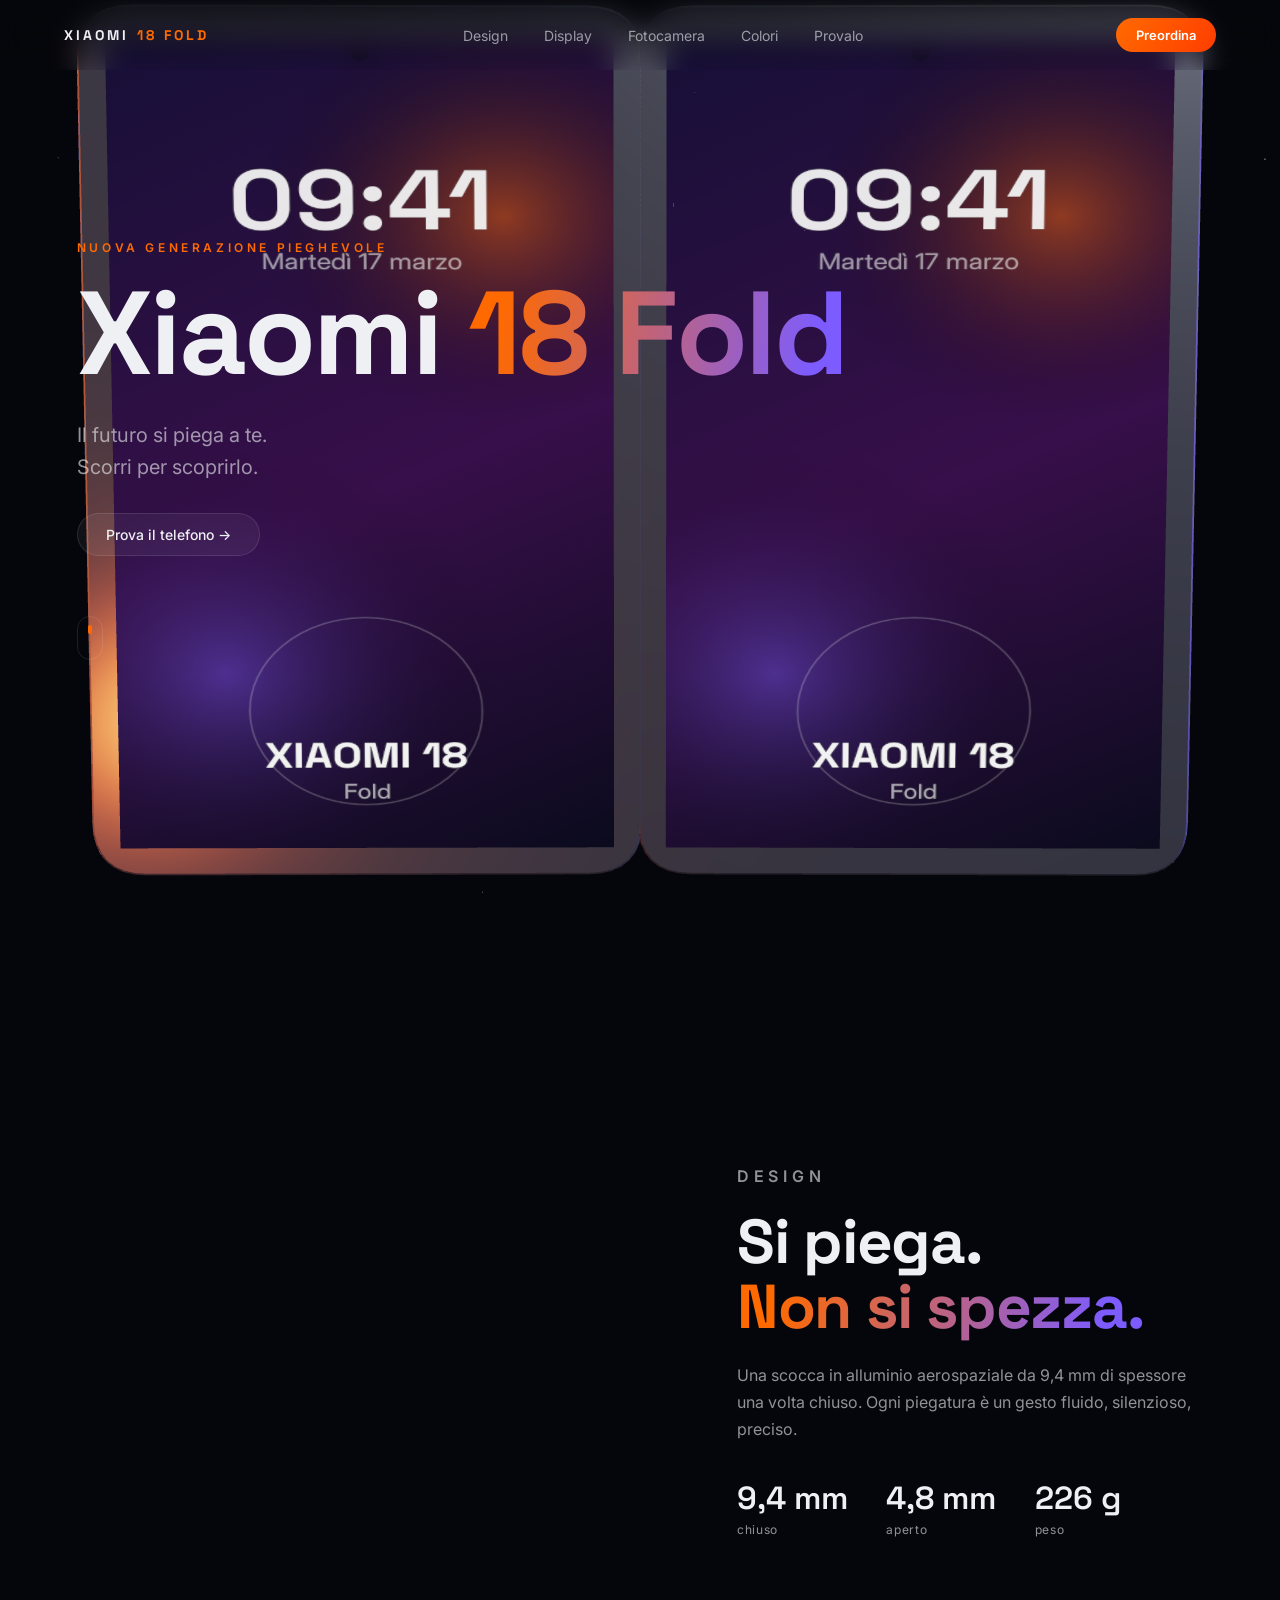
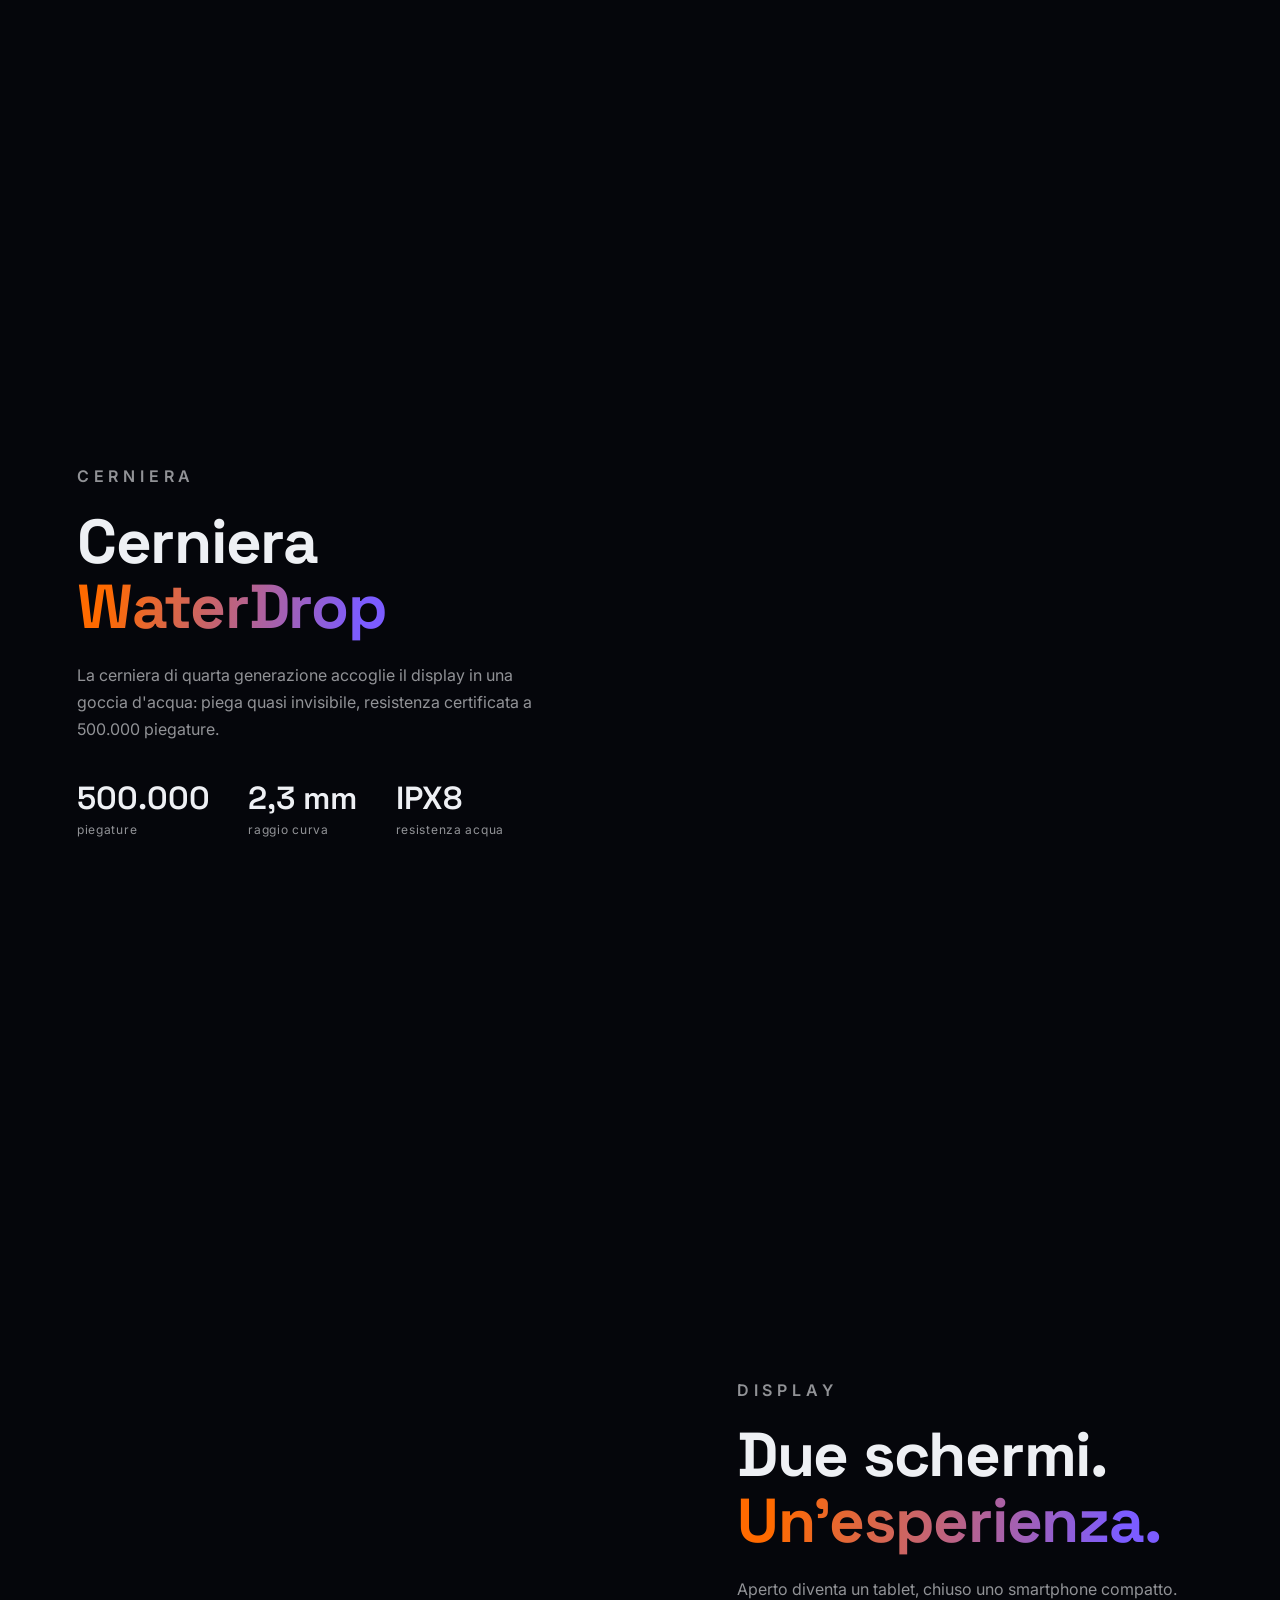
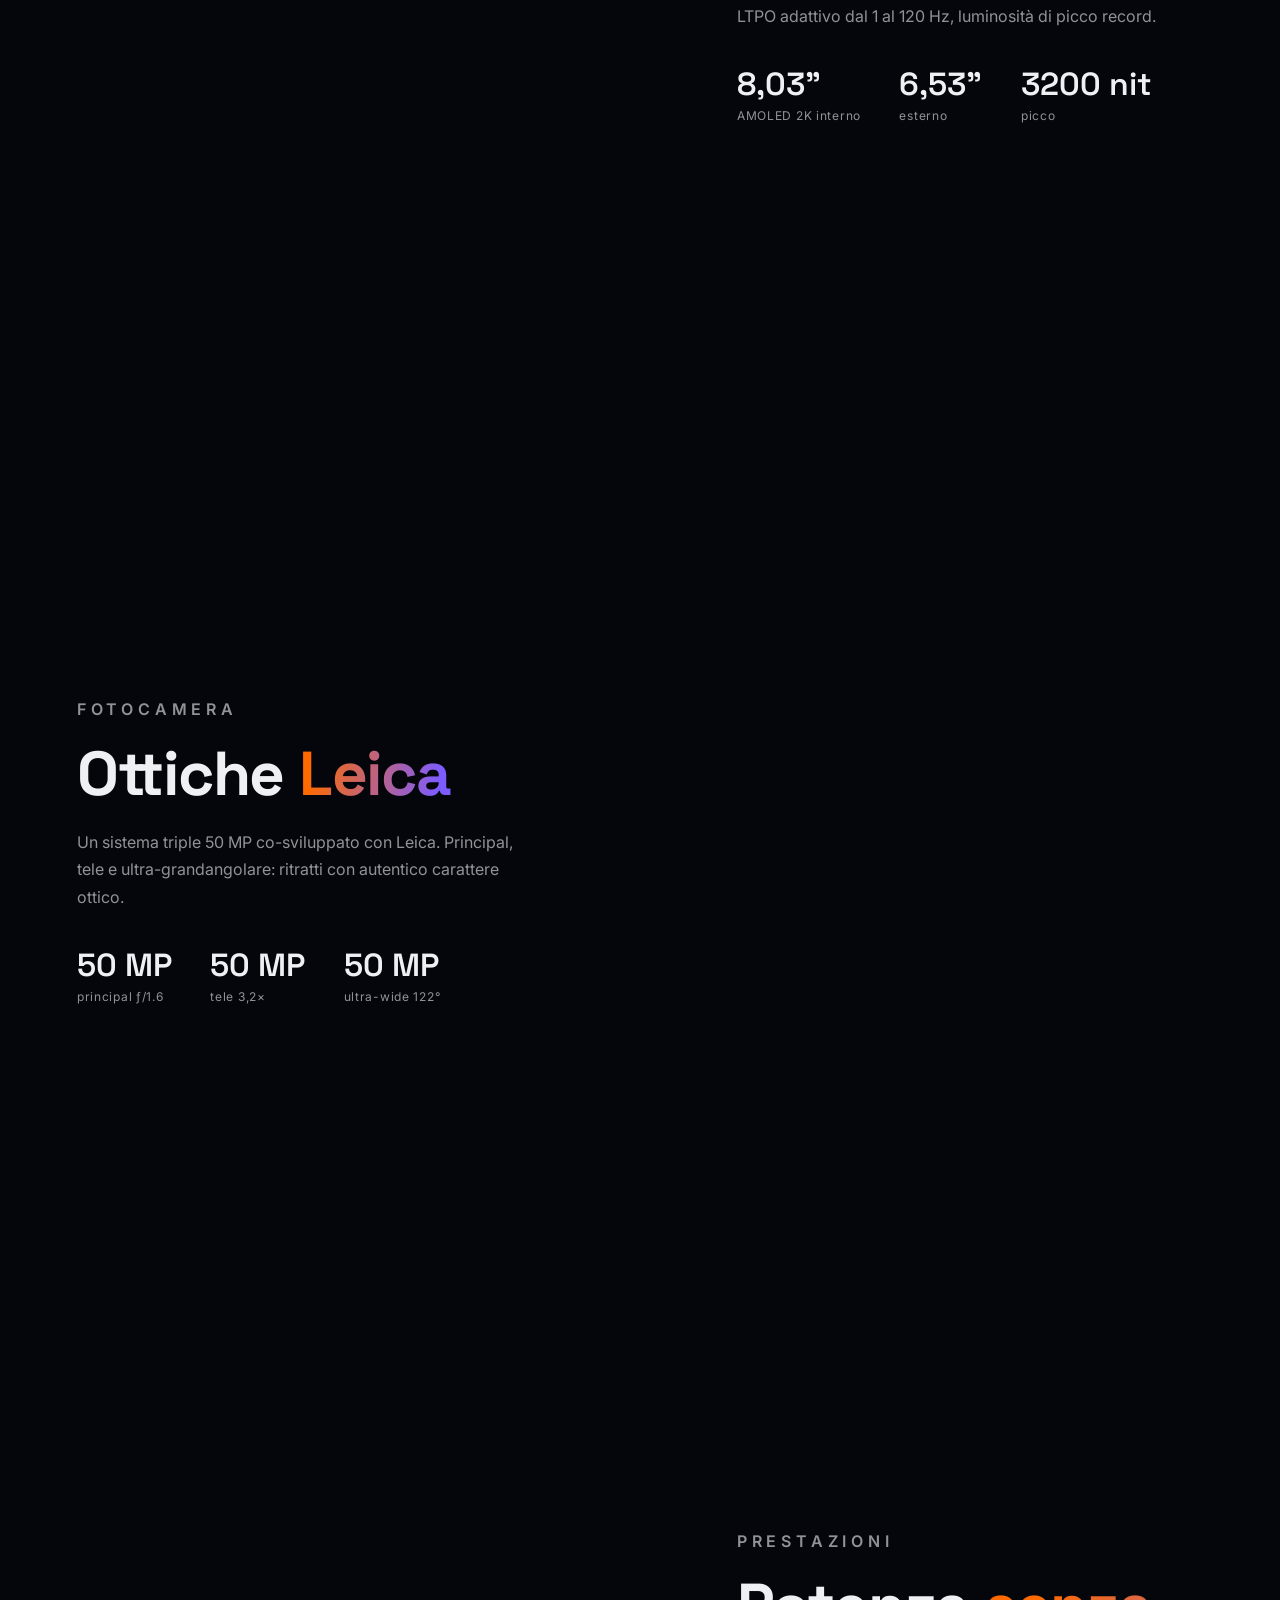
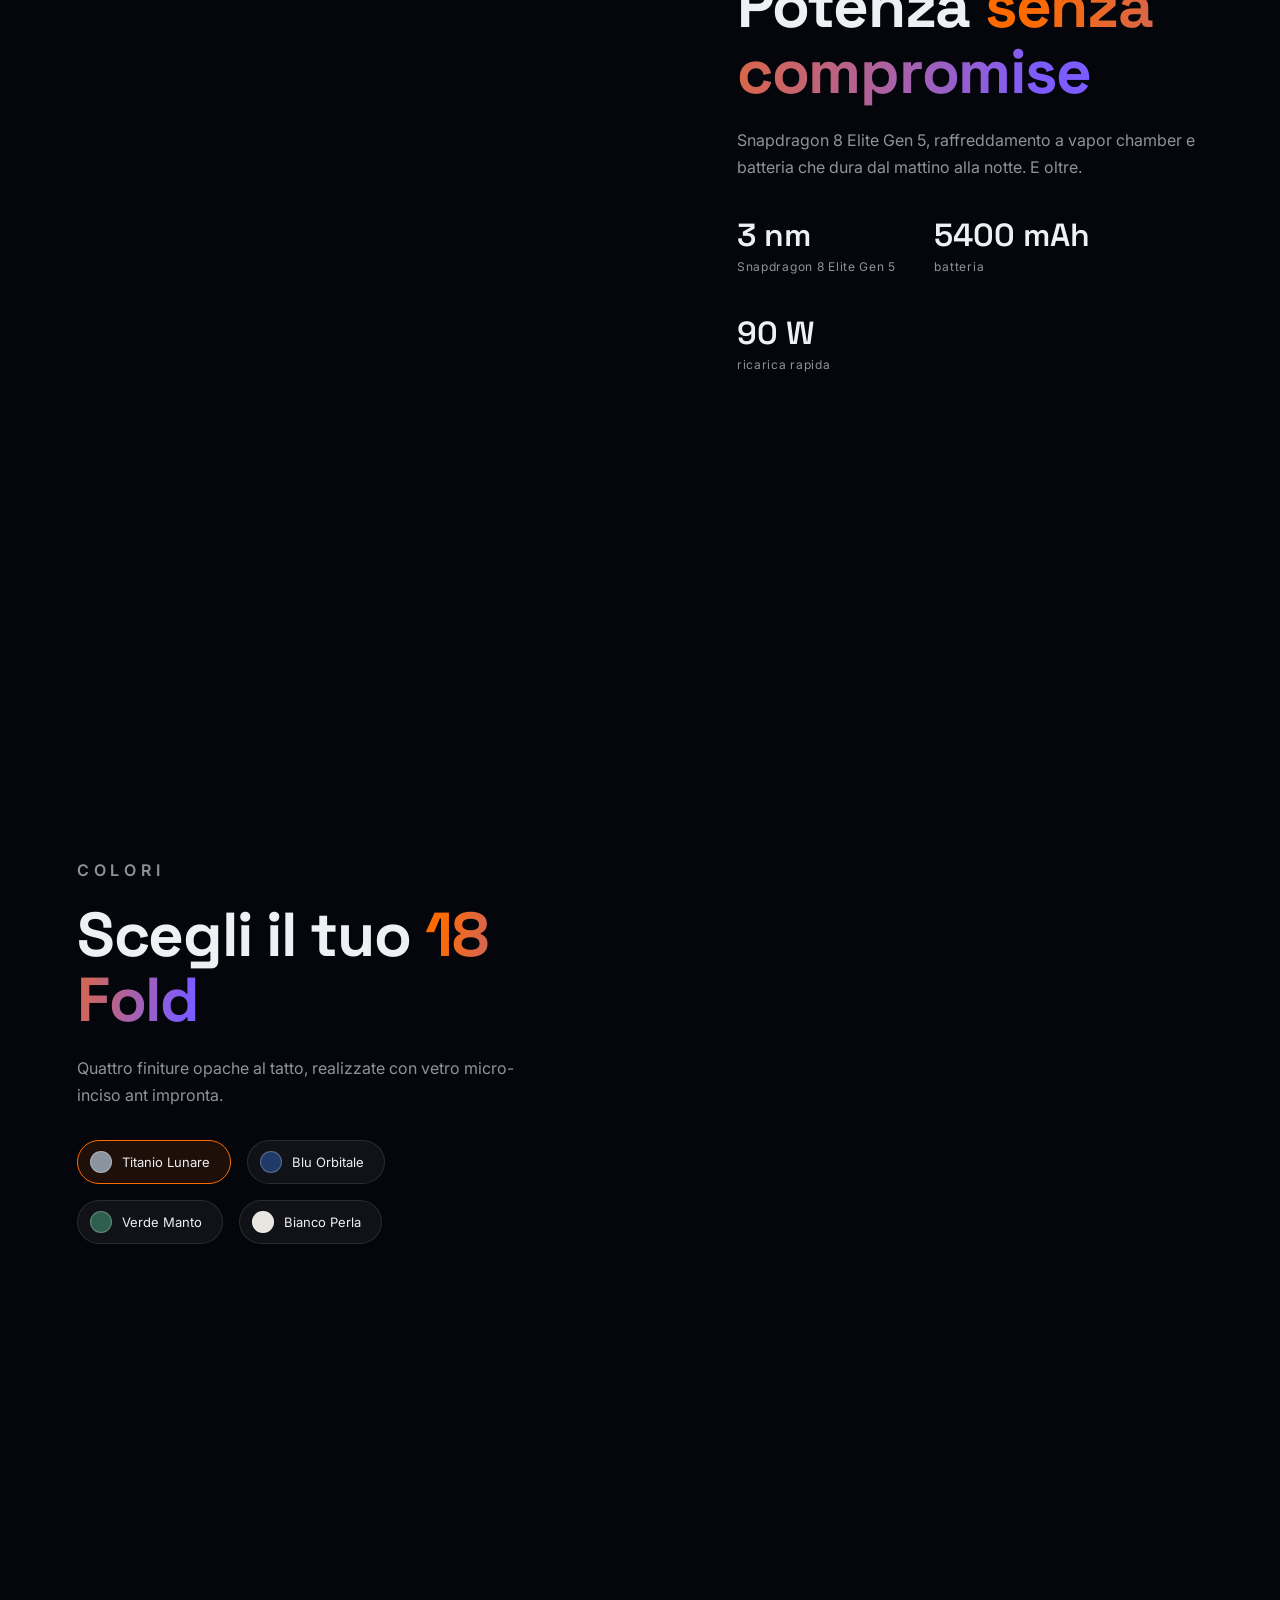
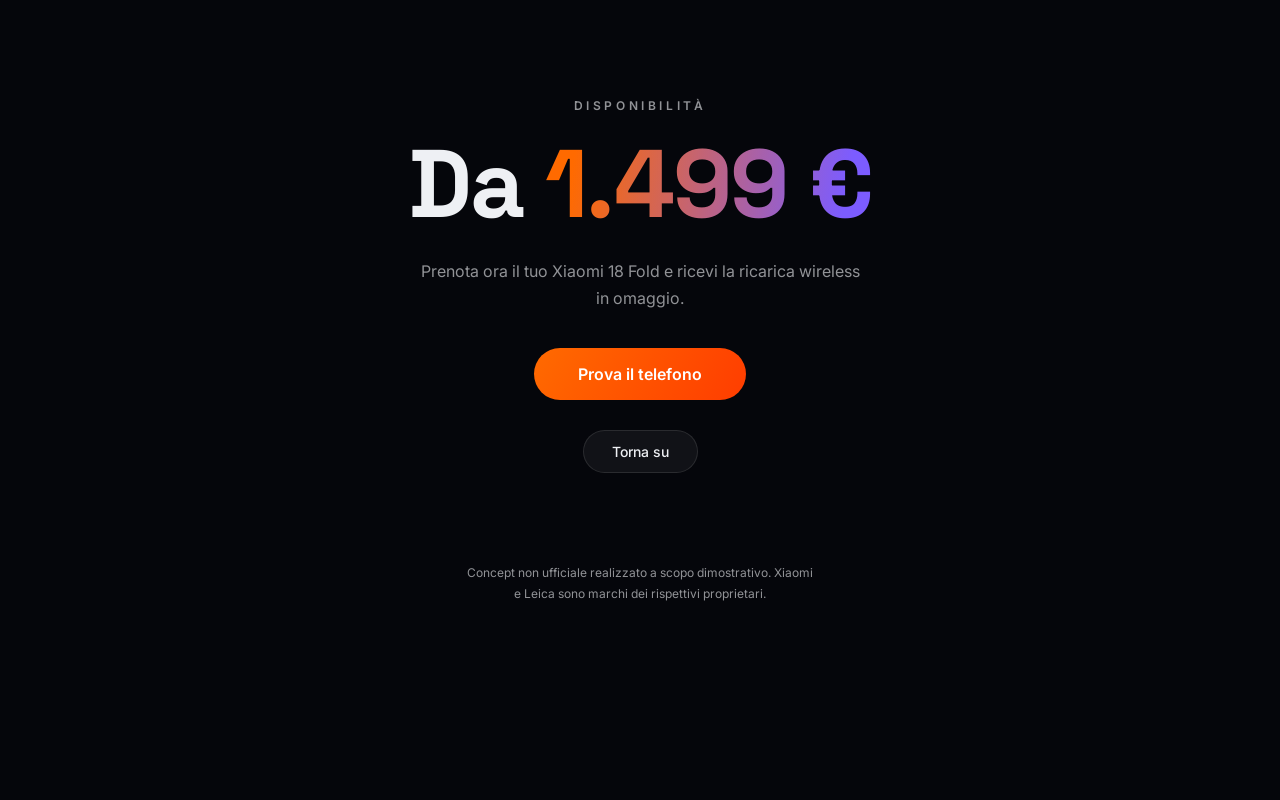
<file: index.html>
<!DOCTYPE html>
<html lang="it">
<head>
  <meta charset="UTF-8" />
  <meta name="viewport" content="width=device-width, initial-scale=1.0" />
  <title>Xiaomi 18 Fold — Il futuro si piega a te</title>
  <meta name="description" content="Xiaomi 18 Fold: il pieghevole definitivo. Display AMOLED da 8.03 pollici, cerniera WaterDrop, ottiche Leica." />
  <link rel="preconnect" href="https://fonts.googleapis.com" />
  <link rel="preconnect" href="https://fonts.gstatic.com" crossorigin />
  <link href="https://fonts.googleapis.com/css2?family=Space+Grotesk:wght@400;500;600;700&family=Inter:wght@300;400;500;600&display=swap" rel="stylesheet" />
  <link rel="stylesheet" href="style.css?v=5" />
</head>
<body>
  <div id="loader"><div class="loader-ring"></div><p>Xiaomi 18 Fold</p></div>

  <script>
    (function () {
      var loaderEl = document.getElementById('loader');
      var fallbackEl = document.getElementById('webgl-fallback');
      var fallbackText = fallbackEl ? fallbackEl.querySelector('p') : null;

      function showError(msg) {
        if (loaderEl) loaderEl.classList.add('done');
        if (!fallbackEl) return;
        fallbackEl.hidden = false;
        if (fallbackText) fallbackText.textContent = msg;
      }

      window.addEventListener('error', function (e) {
        if (location.protocol === 'file:') {
          showError('Moduli JavaScript bloccati: aperto da disco il browser impedisce il caricamento. Usa un server locale (python3 -m http.server) o GitHub Pages.');
        } else {
          showError('Errore durante il caricamento della scena 3D: ' + (e.message || 'risorsa non disponibile') + '. Ricarica la pagina o controlla la connessione.');
        }
      });

      setTimeout(function () {
        if (loaderEl && !loaderEl.classList.contains('done')) {
          loaderEl.classList.add('done');
        }
      }, 6000);
    })();
  </script>

  <canvas id="scene"></canvas>
  <div id="webgl-fallback" hidden>
    <p>Il tuo browser non supporta WebGL: la esperienza 3D non è disponibile.</p>
  </div>

  <header class="nav">
    <a class="brand" href="#top">XIAOMI <span>18 FOLD</span></a>
    <nav class="nav-links">
      <a href="#design">Design</a>
      <a href="#display">Display</a>
      <a href="#fotocamera">Fotocamera</a>
      <a href="#colori">Colori</a>
      <a href="prova.html">Provalo</a>
    </nav>
    <a class="nav-cta" href="#preordina">Preordina</a>
  </header>

  <main class="content">
    <section class="hero" id="top">
      <p class="eyebrow">Nuova generazione pieghevole</p>
      <h1>Xiaomi <span class="grad">18 Fold</span></h1>
      <p class="sub">Il futuro si piega a te.<br/>Scorri per scoprirlo.</p>
      <a class="btn-ghost" href="prova.html">Prova il telefono →</a>
      <div class="scroll-hint"><span></span></div>
    </section>

    <section class="panel right" id="design">
      <p class="eyebrow">Design</p>
      <h2>Si piega.<br/><span class="grad">Non si spezza.</span></h2>
      <p>Una scocca in alluminio aerospaziale da 9,4 mm di spessore una volta chiuso. Ogni piegatura è un gesto fluido, silenzioso, preciso.</p>
      <ul class="mini-specs">
        <li><strong>9,4 mm</strong><span>chiuso</span></li>
        <li><strong>4,8 mm</strong><span>aperto</span></li>
        <li><strong>226 g</strong><span>peso</span></li>
      </ul>
    </section>

    <section class="panel left" id="cerniera">
      <p class="eyebrow">Cerniera</p>
      <h2>Cerniera <span class="grad">WaterDrop</span></h2>
      <p>La cerniera di quarta generazione accoglie il display in una goccia d'acqua: piega quasi invisibile, resistenza certificata a 500.000 piegature.</p>
      <ul class="mini-specs">
        <li><strong>500.000</strong><span>piegature</span></li>
        <li><strong>2,3 mm</strong><span>raggio curva</span></li>
        <li><strong>IPX8</strong><span>resistenza acqua</span></li>
      </ul>
    </section>

    <section class="panel right" id="display">
      <p class="eyebrow">Display</p>
      <h2>Due schermi.<br/><span class="grad">Un'esperienza.</span></h2>
      <p>Aperto diventa un tablet, chiuso uno smartphone compatto. LTPO adattivo dal 1 al 120 Hz, luminosità di picco record.</p>
      <ul class="mini-specs">
        <li><strong>8,03"</strong><span>AMOLED 2K interno</span></li>
        <li><strong>6,53"</strong><span>esterno</span></li>
        <li><strong>3200 nit</strong><span>picco</span></li>
      </ul>
    </section>

    <section class="panel left" id="fotocamera">
      <p class="eyebrow">Fotocamera</p>
      <h2>Ottiche <span class="grad">Leica</span></h2>
      <p>Un sistema triple 50 MP co-sviluppato con Leica. Principal, tele e ultra-grandangolare: ritratti con autentico carattere ottico.</p>
      <ul class="mini-specs">
        <li><strong>50 MP</strong><span>principal ƒ/1.6</span></li>
        <li><strong>50 MP</strong><span>tele 3,2×</span></li>
        <li><strong>50 MP</strong><span>ultra-wide 122°</span></li>
      </ul>
    </section>

    <section class="panel right" id="prestazioni">
      <p class="eyebrow">Prestazioni</p>
      <h2>Potenza <span class="grad">senza compromise</span></h2>
      <p>Snapdragon 8 Elite Gen 5, raffreddamento a vapor chamber e batteria che dura dal mattino alla notte. E oltre.</p>
      <ul class="mini-specs">
        <li><strong>3 nm</strong><span>Snapdragon 8 Elite Gen 5</span></li>
        <li><strong>5400 mAh</strong><span>batteria</span></li>
        <li><strong>90 W</strong><span>ricarica rapida</span></li>
      </ul>
    </section>

    <section class="panel left" id="colori">
      <p class="eyebrow">Colori</p>
      <h2>Scegli il tuo <span class="grad">18 Fold</span></h2>
      <p>Quattro finiture opache al tatto, realizzate con vetro micro-inciso ant impronta.</p>
      <div class="swatches" id="swatches">
        <button class="swatch active" data-color="#8b939e" style="--c:#8b939e" aria-label="Titanio Lunare"><span>Titanio Lunare</span></button>
        <button class="swatch" data-color="#1f3a68" style="--c:#1f3a68" aria-label="Blu Orbitale"><span>Blu Orbitale</span></button>
        <button class="swatch" data-color="#2e5e4e" style="--c:#2e5e4e" aria-label="Verde Manto"><span>Verde Manto</span></button>
        <button class="swatch" data-color="#e8e6e1" style="--c:#e8e6e1" aria-label="Bianco Perla"><span>Bianco Perla</span></button>
      </div>
    </section>

    <section class="cta" id="preordina">
      <p class="eyebrow">Disponibilità</p>
      <h2>Da <span class="grad">1.499 €</span></h2>
      <p>Prenota ora il tuo Xiaomi 18 Fold e ricevi la ricarica wireless in omaggio.</p>
      <a class="btn-primary" href="prova.html">Prova il telefono</a>
      <a class="btn-ghost" href="#top">Torna su</a>
      <footer>
        <p>Concept non ufficiale realizzato a scopo dimostrativo. Xiaomi e Leica sono marchi dei rispettivi proprietari.</p>
      </footer>
    </section>
  </main>

  <script type="importmap">
  {
    "imports": {
      "three": "./vendor/three.module.js"
    }
  }
  </script>
  <script type="module" src="main.js?v=5"></script>
</body>
</html>
</file>
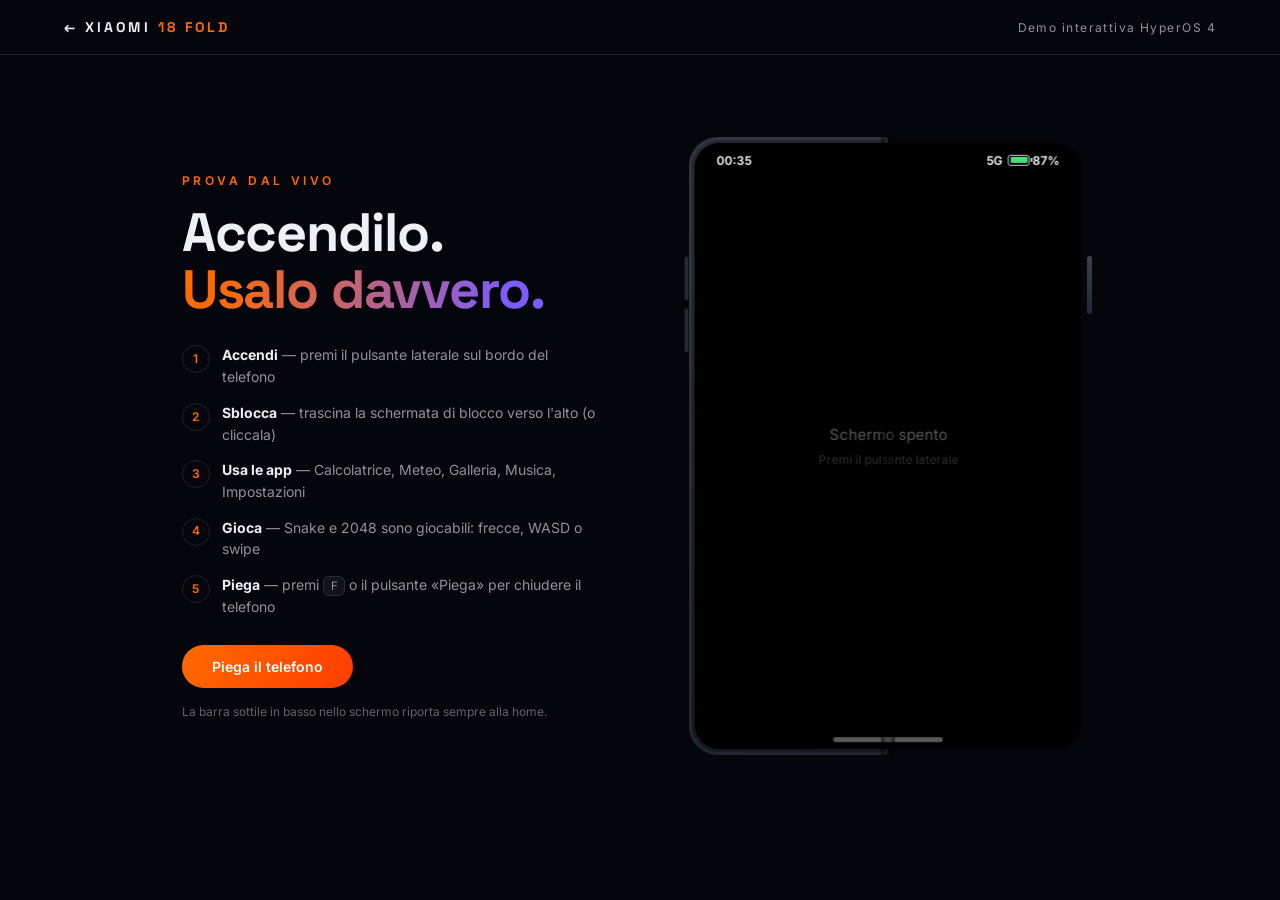
<file: prova.html>
<!DOCTYPE html>
<html lang="it">
<head>
  <meta charset="UTF-8" />
  <meta name="viewport" content="width=device-width, initial-scale=1.0" />
  <title>Prova lo Xiaomi 18 Fold — HyperOS 4</title>
  <meta name="description" content="Prova interattiva dello Xiaomi 18 Fold: accendilo, sbloccalo e usa HyperOS 4 con app e giochi." />
  <link rel="preconnect" href="https://fonts.googleapis.com" />
  <link rel="preconnect" href="https://fonts.gstatic.com" crossorigin />
  <link href="https://fonts.googleapis.com/css2?family=Space+Grotesk:wght@400;500;600;700&family=Inter:wght@300;400;500;600&display=swap" rel="stylesheet" />
  <link rel="stylesheet" href="prova.css?v=4" />
</head>
<body>
  <header class="nav">
    <a class="brand" href="index.html">← XIAOMI <span>18 FOLD</span></a>
    <span class="nav-tag">Demo interattiva HyperOS 4</span>
  </header>

  <main class="layout">
    <aside class="guide">
      <p class="eyebrow">Prova dal vivo</p>
      <h1>Accendilo.<br/><span class="grad">Usalo davvero.</span></h1>
      <ol class="steps">
        <li><strong>Accendi</strong> — premi il pulsante laterale sul bordo del telefono</li>
        <li><strong>Sblocca</strong> — trascina la schermata di blocco verso l'alto (o cliccala)</li>
        <li><strong>Usa le app</strong> — Calcolatrice, Meteo, Galleria, Musica, Impostazioni</li>
        <li><strong>Gioca</strong> — Snake e 2048 sono giocabili: frecce, WASD o swipe</li>
        <li><strong>Piega</strong> — premi <kbd>F</kbd> o il pulsante «Piega» per chiudere il telefono</li>
      </ol>
      <button class="fold-toggle" id="foldToggle">Piega il telefono</button>
      <p class="hint">La barra sottile in basso nello schermo riporta sempre alla home.</p>
    </aside>

    <div class="stage-wrap">
      <div class="stage">
        <div class="device" id="device">
          <div class="half left">
            <div class="side-btn vol-up"></div>
            <div class="side-btn vol-down"></div>
            <div class="inner-screen" id="screen">
              <div class="statusbar">
                <span id="sbTime">09:41</span>
                <span class="sb-icons">5G&nbsp;&nbsp;<span class="batt"><span class="batt-level"></span></span>&nbsp;87%</span>
              </div>

              <div class="screen-body" id="screenBody">
                <div class="view boot active" id="viewOff">
                  <p class="off-text">Schermo spento</p>
                  <p class="off-sub">Premi il pulsante laterale</p>
                </div>

                <div class="view boot" id="viewBoot">
                  <div class="boot-logo">
                    <div class="boot-ring"></div>
                    <p class="boot-name">HyperOS <span>4</span></p>
                  </div>
                  <div class="boot-bar"><span></span></div>
                </div>

                <div class="view lock" id="viewLock">
                  <p class="lock-time" id="lockTime">09:41</p>
                  <p class="lock-date" id="lockDate">Martedì 17 marzo</p>
                  <div class="lock-notif">
                    <span class="notif-ico">✉️</span>
                    <span>Leica — Il tuo scatto è pronto</span>
                  </div>
                  <p class="lock-hint">Scorri verso l'alto per sbloccare</p>
                </div>

                <div class="view home" id="viewHome">
                  <div class="clock-widget">
                    <div class="cw-main">
                      <p class="cw-time" id="cwTime">09:41</p>
                      <p class="cw-date" id="cwDate">Mar 17 mar</p>
                    </div>
                    <div class="cw-weather">
                      <span class="cw-ico">⛅</span>
                      <span><strong>18°</strong><br/>Milano</span>
                    </div>
                  </div>
                  <div class="app-grid" id="appGrid"></div>
                  <div class="dock" id="dock"></div>
                </div>

                <div class="view app" id="viewApp">
                  <div class="app-frame" id="appFrame"></div>
                </div>
              </div>

              <div class="hyper-island" id="hyperIsland">
                <span class="hi-ico" id="hiIco">🎵</span>
                <div class="hi-text">
                  <p class="hi-title" id="hiTitle">—</p>
                  <div class="hi-wave"><span></span><span></span><span></span><span></span></div>
                </div>
                <button class="hi-play" id="hiPlay" aria-label="Play/Pausa">⏸</button>
              </div>

              <div class="homebar" id="homebar" title="Home"></div>
            </div>
          </div>

          <div class="half right">
            <div class="cover-screen" id="coverScreen">
              <p class="cover-time" id="coverTime">09:41</p>
              <p class="cover-date" id="coverDate">mar 17 mar</p>
              <div class="cover-pill">🔋 87% · HyperOS 4</div>
            </div>
            <button class="power-btn" id="powerBtn" aria-label="Pulsante accensione"></button>
          </div>

          <div class="hinge-shadow"></div>
        </div>
      </div>
    </div>
  </main>

  <script src="prova.js?v=4"></script>
</body>
</html>
</file>
<file: style.css>
:root {
  --bg: #05060b;
  --text: #eef0f4;
  --muted: rgba(238, 240, 244, 0.6);
  --accent: #ff6a00;
  --accent2: #7c5cff;
  --card: rgba(255, 255, 255, 0.05);
  --border: rgba(255, 255, 255, 0.1);
}

* { margin: 0; padding: 0; box-sizing: border-box; }

html { scroll-behavior: smooth; }

body {
  background: var(--bg);
  color: var(--text);
  font-family: "Inter", system-ui, sans-serif;
  overflow-x: hidden;
  -webkit-font-smoothing: antialiased;
}

h1, h2, .brand { font-family: "Space Grotesk", "Inter", sans-serif; }

#scene {
  position: fixed;
  inset: 0;
  width: 100%;
  height: 100%;
  z-index: 0;
  pointer-events: none;
}

#webgl-fallback {
  position: fixed;
  inset: 0;
  display: grid;
  place-items: center;
  z-index: 5;
  background: var(--bg);
  color: var(--muted);
}

#webgl-fallback[hidden] { display: none; }

/* Loader */
#loader {
  position: fixed;
  inset: 0;
  z-index: 10;
  background: var(--bg);
  display: grid;
  place-items: center;
  align-content: center;
  gap: 18px;
  transition: opacity 0.7s ease, visibility 0.7s;
}
#loader.done { opacity: 0; visibility: hidden; }
#loader p {
  font-family: "Space Grotesk", sans-serif;
  letter-spacing: 0.35em;
  font-size: 12px;
  text-transform: uppercase;
  color: var(--muted);
}
.loader-ring {
  width: 46px;
  height: 46px;
  border-radius: 50%;
  border: 2px solid var(--border);
  border-top-color: var(--accent);
  animation: spin 0.9s linear infinite;
}
@keyframes spin { to { transform: rotate(360deg); } }

/* Nav */
.nav {
  position: fixed;
  top: 0;
  left: 0;
  right: 0;
  z-index: 4;
  display: flex;
  align-items: center;
  justify-content: space-between;
  padding: 18px clamp(20px, 5vw, 64px);
  backdrop-filter: blur(14px);
  background: linear-gradient(to bottom, rgba(5, 6, 11, 0.75), rgba(5, 6, 11, 0));
}
.brand {
  color: var(--text);
  text-decoration: none;
  font-weight: 700;
  letter-spacing: 0.22em;
  font-size: 14px;
}
.brand span { color: var(--accent); }
.nav-links { display: flex; gap: clamp(14px, 3vw, 36px); }
.nav-links a {
  color: var(--muted);
  text-decoration: none;
  font-size: 14px;
  transition: color 0.25s;
}
.nav-links a:hover { color: var(--text); }
.nav-cta {
  color: #fff;
  text-decoration: none;
  font-size: 13px;
  font-weight: 600;
  padding: 9px 20px;
  border-radius: 999px;
  background: linear-gradient(120deg, var(--accent), #ff3d00);
  transition: transform 0.25s, box-shadow 0.25s;
}
.nav-cta:hover { transform: translateY(-2px); box-shadow: 0 8px 30px rgba(255, 106, 0, 0.35); }

/* Content */
.content { position: relative; z-index: 1; }

section {
  min-height: 100vh;
  display: flex;
  flex-direction: column;
  justify-content: center;
  padding: 120px clamp(20px, 6vw, 80px);
}

.panel {
  max-width: 620px;
  opacity: 0;
  transform: translateY(46px);
  transition: opacity 0.9s ease, transform 0.9s ease;
}
.panel.in { opacity: 1; transform: translateY(0); }
.panel.right { margin-left: auto; }
.panel.left { margin-right: auto; }

.eyebrow {
  font-size: 12px;
  letter-spacing: 0.3em;
  text-transform: uppercase;
  color: var(--accent);
  margin-bottom: 18px;
  font-weight: 600;
}

h1 {
  font-size: clamp(52px, 10vw, 118px);
  line-height: 1.02;
  letter-spacing: -0.02em;
  font-weight: 700;
}
h2 {
  font-size: clamp(34px, 5.4vw, 62px);
  line-height: 1.06;
  letter-spacing: -0.02em;
  font-weight: 700;
  margin-bottom: 22px;
}

.grad {
  background: linear-gradient(100deg, var(--accent) 10%, var(--accent2) 90%);
  -webkit-background-clip: text;
  background-clip: text;
  color: transparent;
}

.sub {
  margin-top: 26px;
  font-size: clamp(16px, 2vw, 20px);
  color: var(--muted);
  line-height: 1.6;
}

.panel p {
  color: var(--muted);
  line-height: 1.7;
  font-size: 16px;
  max-width: 46ch;
}

.mini-specs {
  list-style: none;
  display: flex;
  gap: clamp(18px, 3vw, 44px);
  margin-top: 34px;
  flex-wrap: wrap;
}
.mini-specs li { display: flex; flex-direction: column; gap: 4px; }
.mini-specs strong {
  font-family: "Space Grotesk", sans-serif;
  font-size: clamp(22px, 3vw, 32px);
  font-weight: 600;
}
.mini-specs span { font-size: 12px; color: var(--muted); letter-spacing: 0.06em; }

.btn-ghost {
  margin-top: 30px;
  display: inline-block;
  color: var(--text);
  text-decoration: none;
  font-weight: 500;
  font-size: 14px;
  padding: 12px 28px;
  border-radius: 999px;
  border: 1px solid var(--border);
  background: var(--card);
  transition: border-color 0.25s, transform 0.25s, background 0.25s;
}
.btn-ghost:hover { border-color: var(--accent); background: rgba(255, 106, 0, 0.08); transform: translateY(-2px); }

/* Hero extras */
.hero { align-items: flex-start; text-align: left; }
.scroll-hint {
  margin-top: 60px;
  width: 26px;
  height: 44px;
  border: 1.5px solid var(--border);
  border-radius: 999px;
  display: flex;
  justify-content: center;
  padding-top: 8px;
}
.scroll-hint span {
  width: 4px;
  height: 9px;
  border-radius: 999px;
  background: var(--accent);
  animation: drop 1.6s ease-in-out infinite;
}
@keyframes drop {
  0% { transform: translateY(0); opacity: 1; }
  70% { transform: translateY(16px); opacity: 0; }
  100% { transform: translateY(0); opacity: 0; }
}

/* Swatches */
.swatches { display: flex; gap: 16px; margin-top: 30px; flex-wrap: wrap; }
.swatch {
  display: flex;
  align-items: center;
  gap: 10px;
  background: var(--card);
  border: 1px solid var(--border);
  color: var(--text);
  border-radius: 999px;
  padding: 10px 20px 10px 12px;
  cursor: pointer;
  font-family: "Inter", sans-serif;
  font-size: 13px;
  transition: border-color 0.25s, transform 0.25s, background 0.25s;
}
.swatch::before {
  content: "";
  width: 22px;
  height: 22px;
  border-radius: 50%;
  background: var(--c);
  box-shadow: inset 0 0 0 1px rgba(255, 255, 255, 0.25);
}
.swatch:hover { transform: translateY(-2px); }
.swatch.active { border-color: var(--accent); background: rgba(255, 106, 0, 0.1); }

/* CTA */
.cta {
  align-items: center;
  text-align: center;
}
.cta h2 { font-size: clamp(46px, 8vw, 96px); }
.cta p { color: var(--muted); line-height: 1.7; max-width: 44ch; }
.btn-primary {
  margin-top: 36px;
  display: inline-block;
  color: #fff;
  text-decoration: none;
  font-weight: 600;
  font-size: 16px;
  padding: 16px 44px;
  border-radius: 999px;
  background: linear-gradient(120deg, var(--accent), #ff3d00);
  transition: transform 0.25s, box-shadow 0.25s;
}
.btn-primary:hover { transform: translateY(-3px); box-shadow: 0 14px 44px rgba(255, 106, 0, 0.4); }
.cta footer {
  margin-top: 90px;
  font-size: 12px;
  color: rgba(238, 240, 244, 0.35);
  max-width: 60ch;
}

@media (max-width: 720px) {
  .nav-links { display: none; }
  section { padding-top: 100px; }
}
</file>
<file: prova.css>
:root {
  --bg: #05060b;
  --text: #eef0f4;
  --muted: rgba(238, 240, 244, 0.6);
  --accent: #ff6a00;
  --accent2: #7c5cff;
  --border: rgba(255, 255, 255, 0.1);
  --frame: #16181f;
  --frame-edge: #262a35;
}

* { margin: 0; padding: 0; box-sizing: border-box; }

body {
  background: var(--bg);
  color: var(--text);
  font-family: "Inter", system-ui, sans-serif;
  min-height: 100vh;
  overflow-x: hidden;
  -webkit-font-smoothing: antialiased;
}

h1 { font-family: "Space Grotesk", sans-serif; }

body.light-phone { --frame: #d7d9de; --frame-edge: #b9bcc4; }

/* Nav */
.nav {
  display: flex;
  align-items: center;
  justify-content: space-between;
  padding: 18px clamp(20px, 5vw, 64px);
  border-bottom: 1px solid var(--border);
}
.brand {
  color: var(--text);
  text-decoration: none;
  font-weight: 700;
  letter-spacing: 0.22em;
  font-size: 14px;
  font-family: "Space Grotesk", sans-serif;
}
.brand span { color: var(--accent); }
.nav-tag { font-size: 12px; color: var(--muted); letter-spacing: 0.12em; }

/* Layout */
.layout {
  display: flex;
  align-items: center;
  justify-content: center;
  gap: clamp(30px, 6vw, 90px);
  padding: clamp(24px, 4vw, 60px);
  flex-wrap: wrap;
}

.guide { max-width: 420px; }
.eyebrow {
  font-size: 12px;
  letter-spacing: 0.3em;
  text-transform: uppercase;
  color: var(--accent);
  margin-bottom: 16px;
  font-weight: 600;
}
h1 {
  font-size: clamp(34px, 4.6vw, 54px);
  line-height: 1.06;
  letter-spacing: -0.02em;
  margin-bottom: 26px;
}
.grad {
  background: linear-gradient(100deg, var(--accent) 10%, var(--accent2) 90%);
  -webkit-background-clip: text;
  background-clip: text;
  color: transparent;
}
.steps { list-style: none; display: flex; flex-direction: column; gap: 14px; counter-reset: step; }
.steps li {
  counter-increment: step;
  color: var(--muted);
  font-size: 14px;
  line-height: 1.55;
  padding-left: 40px;
  position: relative;
}
.steps li::before {
  content: counter(step);
  position: absolute;
  left: 0;
  top: 1px;
  width: 26px;
  height: 26px;
  border-radius: 50%;
  border: 1px solid var(--border);
  display: grid;
  place-items: center;
  font-size: 12px;
  color: var(--accent);
  font-weight: 600;
}
.steps strong { color: var(--text); }
kbd {
  border: 1px solid var(--border);
  border-radius: 6px;
  padding: 1px 7px;
  font-size: 12px;
  background: rgba(255, 255, 255, 0.06);
  font-family: "Space Grotesk", sans-serif;
}
.fold-toggle {
  margin-top: 28px;
  color: #fff;
  border: 0;
  cursor: pointer;
  font-weight: 600;
  font-size: 14px;
  font-family: "Inter", sans-serif;
  padding: 13px 30px;
  border-radius: 999px;
  background: linear-gradient(120deg, var(--accent), #ff3d00);
  transition: transform 0.25s, box-shadow 0.25s;
}
.fold-toggle:hover { transform: translateY(-2px); box-shadow: 0 10px 34px rgba(255, 106, 0, 0.35); }
.hint { margin-top: 16px; font-size: 12px; color: rgba(238, 240, 244, 0.4); }

/* ---------- Device ---------- */

.stage-wrap { display: grid; place-items: center; }
.stage { perspective: 1800px; padding: 30px 10px; }

.device {
  position: relative;
  width: 400px;
  height: 620px;
  transform-style: preserve-3d;
  transition: transform 0.9s cubic-bezier(0.6, 0.05, 0.28, 0.91);
}
.device.folded { transform: translateX(100px); }

.half {
  position: absolute;
  top: 0;
  height: 100%;
  width: 50%;
  transform-style: preserve-3d;
}
.half.left {
  left: 0;
  transform: translateZ(-5px);
  border-radius: 30px 4px 4px 30px;
  background: linear-gradient(160deg, var(--frame-edge), var(--frame));
  box-shadow: inset 0 0 0 3px rgba(255, 255, 255, 0.06);
}
.half.right {
  left: 50%;
  transform-origin: left center;
  transition: transform 0.9s cubic-bezier(0.6, 0.05, 0.28, 0.91), border-radius 0.9s;
  border-radius: 4px 30px 30px 4px;
  pointer-events: none;
}
.device.folded .half.right {
  transform: rotateY(-180deg);
  border-radius: 30px 4px 4px 30px;
}
.half.right::before {
  content: "";
  position: absolute;
  inset: 0;
  border-radius: inherit;
  background: linear-gradient(200deg, var(--frame-edge), var(--frame));
  box-shadow: inset 0 0 0 3px rgba(255, 255, 255, 0.06);
  transform: rotateY(180deg) translateZ(-1px);
  backface-visibility: hidden;
}

.side-btn {
  position: absolute;
  width: 4px;
  border-radius: 3px;
  background: var(--frame-edge);
}
.vol-up { left: -4px; top: 120px; height: 44px; }
.vol-down { left: -4px; top: 172px; height: 44px; }

.power-btn {
  position: absolute;
  right: -4px;
  top: 120px;
  width: 5px;
  height: 58px;
  border: 0;
  border-radius: 3px;
  background: linear-gradient(180deg, #3a4050, #232837);
  cursor: pointer;
  pointer-events: auto;
  transition: background 0.2s;
}
.power-btn:hover { background: linear-gradient(180deg, #4a5164, #2a3042); }
.power-btn:active { background: var(--accent); }

.hinge-shadow {
  position: absolute;
  left: 50%;
  top: 0;
  width: 14px;
  height: 100%;
  transform: translateX(-50%) translateZ(-4px);
  background: linear-gradient(90deg, rgba(0, 0, 0, 0.55), rgba(0, 0, 0, 0.15) 45%, rgba(0, 0, 0, 0.15) 55%, rgba(0, 0, 0, 0.55));
  pointer-events: none;
  transition: opacity 0.5s;
}
.device.folded .hinge-shadow { opacity: 0; }

/* ---------- Inner screen ---------- */

.inner-screen {
  position: absolute;
  top: 6px;
  left: 6px;
  width: calc(200% - 12px);
  height: calc(100% - 12px);
  border-radius: 25px;
  overflow: hidden;
  backface-visibility: hidden;
  background: #000;
  transition: opacity 0.45s;
  user-select: none;
}
.device.folded .inner-screen { opacity: 0; pointer-events: none; }

.statusbar {
  position: absolute;
  top: 0;
  left: 0;
  right: 0;
  height: 34px;
  display: flex;
  align-items: center;
  justify-content: space-between;
  padding: 0 22px;
  font-size: 12px;
  font-weight: 600;
  z-index: 30;
  color: #fff;
  pointer-events: none;
}
.batt {
  display: inline-block;
  width: 22px;
  height: 11px;
  border: 1.5px solid rgba(255, 255, 255, 0.8);
  border-radius: 3px;
  position: relative;
  vertical-align: -1px;
}
.batt::after {
  content: "";
  position: absolute;
  right: -4px;
  top: 2.5px;
  width: 2px;
  height: 4px;
  background: rgba(255, 255, 255, 0.8);
  border-radius: 0 1px 1px 0;
}
.batt-level {
  position: absolute;
  inset: 1.5px;
  width: 87%;
  background: #4ade80;
  border-radius: 1px;
}

.screen-body { position: absolute; inset: 0; border-radius: inherit; overflow: hidden; }

.view {
  position: absolute;
  inset: 0;
  opacity: 0;
  pointer-events: none;
  transform: scale(0.96);
  transition: opacity 0.35s, transform 0.35s;
  display: flex;
  flex-direction: column;
  align-items: center;
  justify-content: center;
}
.view.active { opacity: 1; pointer-events: auto; transform: scale(1); }

/* Off */
#viewOff { background: #000; }
.off-text { color: rgba(255, 255, 255, 0.35); font-size: 15px; }
.off-sub { color: rgba(255, 255, 255, 0.18); font-size: 12px; margin-top: 8px; }

/* Boot */
#viewBoot { background: #000; gap: 34px; }
.boot-logo { display: flex; flex-direction: column; align-items: center; gap: 22px; }
.boot-ring {
  width: 64px;
  height: 64px;
  border-radius: 26px;
  background: conic-gradient(from 0deg, var(--accent), var(--accent2), var(--accent));
  animation: bootspin 1.4s linear infinite, bootpop 0.8s ease-out;
  mask: radial-gradient(circle, transparent 55%, #000 56%);
  -webkit-mask: radial-gradient(circle, transparent 55%, #000 56%);
}
@keyframes bootspin { to { transform: rotate(360deg); } }
@keyframes bootpop { from { transform: scale(0.4); opacity: 0; } }
.boot-name {
  font-family: "Space Grotesk", sans-serif;
  font-size: 30px;
  font-weight: 700;
  letter-spacing: 0.04em;
  color: #fff;
  animation: bootfade 1s ease-out;
}
.boot-name span { color: var(--accent); }
@keyframes bootfade { from { opacity: 0; transform: translateY(10px); } }
.boot-bar { width: 130px; height: 3px; border-radius: 99px; background: rgba(255, 255, 255, 0.14); overflow: hidden; }
.boot-bar span {
  display: block;
  height: 100%;
  width: 40%;
  border-radius: 99px;
  background: linear-gradient(90deg, var(--accent), var(--accent2));
  animation: bootload 2.4s ease-in-out forwards;
}
@keyframes bootload { from { width: 5%; } to { width: 100%; } }

/* Lock */
#viewLock {
  background:
    radial-gradient(120% 90% at 80% 0%, rgba(255, 106, 0, 0.35), transparent 60%),
    radial-gradient(120% 90% at 10% 100%, rgba(124, 92, 255, 0.4), transparent 60%),
    linear-gradient(160deg, #170f33, #0b0b1a);
  cursor: grab;
  gap: 10px;
}
.lock-time { font-family: "Space Grotesk", sans-serif; font-size: 74px; font-weight: 700; color: #fff; line-height: 1; }
.lock-date { color: rgba(255, 255, 255, 0.65); font-size: 15px; margin-bottom: 20px; }
.lock-notif {
  display: flex;
  align-items: center;
  gap: 10px;
  background: rgba(255, 255, 255, 0.1);
  border: 1px solid rgba(255, 255, 255, 0.14);
  backdrop-filter: blur(6px);
  border-radius: 16px;
  padding: 12px 18px;
  font-size: 13px;
  color: rgba(255, 255, 255, 0.9);
}
.lock-hint { margin-top: 26px; font-size: 12px; color: rgba(255, 255, 255, 0.45); animation: hintpulse 1.8s ease-in-out infinite; }
@keyframes hintpulse { 50% { opacity: 0.35; } }

/* Home */
#viewHome {
  justify-content: flex-start;
  padding: 54px 20px 20px;
  transition: background 0.4s;
  background:
    radial-gradient(130% 80% at 85% 0%, rgba(255, 106, 0, 0.4), transparent 55%),
    radial-gradient(130% 80% at 5% 100%, rgba(124, 92, 255, 0.45), transparent 55%),
    linear-gradient(165deg, #181038, #0b0b1c);
}
.clock-widget {
  width: 100%;
  margin-bottom: 22px;
  background: rgba(255, 255, 255, 0.1);
  border: 1px solid rgba(255, 255, 255, 0.14);
  backdrop-filter: blur(8px);
  border-radius: 24px;
  padding: 18px 20px;
  display: flex;
  align-items: center;
  justify-content: space-between;
}
.cw-time { font-family: "Space Grotesk", sans-serif; font-size: 44px; font-weight: 700; color: #fff; line-height: 1; }
.cw-date { color: rgba(255, 255, 255, 0.65); font-size: 12.5px; margin-top: 5px; }
.cw-weather { display: flex; align-items: center; gap: 10px; font-size: 13px; color: rgba(255, 255, 255, 0.85); }
.cw-weather .cw-ico { font-size: 30px; }
.cw-weather strong { font-size: 20px; font-weight: 600; }
.app-grid {
  width: 100%;
  display: grid;
  grid-template-columns: repeat(4, 1fr);
  gap: 18px 10px;
}
.app-icon {
  display: flex;
  flex-direction: column;
  align-items: center;
  gap: 7px;
  background: none;
  border: 0;
  cursor: pointer;
  color: rgba(255, 255, 255, 0.85);
  font-family: "Inter", sans-serif;
  font-size: 11px;
  padding: 0;
}
.app-icon .ico {
  width: 56px;
  height: 56px;
  border-radius: 18px;
  display: grid;
  place-items: center;
  font-size: 26px;
  box-shadow: 0 8px 18px rgba(0, 0, 0, 0.35), inset 0 1px 0 rgba(255, 255, 255, 0.35);
  transition: transform 0.18s, box-shadow 0.18s;
}
.app-icon:hover .ico { transform: scale(1.08); box-shadow: 0 8px 22px rgba(0, 0, 0, 0.4); }
.app-icon:active .ico { transform: scale(0.94); }
.dock {
  margin-top: auto;
  width: 100%;
  display: flex;
  justify-content: space-around;
  background: rgba(255, 255, 255, 0.08);
  border: 1px solid rgba(255, 255, 255, 0.1);
  border-radius: 22px;
  padding: 10px;
  backdrop-filter: blur(6px);
}
.dock .app-icon .ico { width: 50px; height: 50px; border-radius: 15px; font-size: 23px; }
.dock .app-icon { font-size: 0; gap: 0; }

/* App view */
#viewApp { background: rgba(8, 9, 16, 0.97); justify-content: flex-start; }
.app-frame { width: 100%; height: 100%; display: flex; flex-direction: column; }
.app-content.no-pad { padding: 0; display: flex; flex-direction: column; overflow: hidden; }
.app-head {
  display: flex;
  align-items: center;
  gap: 12px;
  padding: 44px 18px 12px;
  border-bottom: 1px solid rgba(255, 255, 255, 0.08);
}
.app-back {
  width: 34px;
  height: 34px;
  border-radius: 50%;
  border: 1px solid rgba(255, 255, 255, 0.16);
  background: rgba(255, 255, 255, 0.07);
  color: #fff;
  font-size: 15px;
  cursor: pointer;
}
.app-title { font-family: "Space Grotesk", sans-serif; font-size: 18px; font-weight: 600; }
.app-content { flex: 1; overflow-y: auto; padding: 16px; }

/* Calculator (stile HyperOS) */
.calc-display {
  text-align: right;
  font-family: "Space Grotesk", sans-serif;
  font-size: 46px;
  font-weight: 300;
  color: #fff;
  padding: 20px 8px 24px;
  min-height: 84px;
  word-break: break-all;
}
.calc-grid { display: grid; grid-template-columns: repeat(4, 1fr); gap: 12px; padding-bottom: 8px; }
.calc-btn {
  height: 54px;
  border-radius: 50%;
  border: 0;
  font-size: 20px;
  font-family: "Space Grotesk", sans-serif;
  cursor: pointer;
  background: rgba(255, 255, 255, 0.1);
  color: #fff;
  transition: background 0.15s, transform 0.1s;
}
.calc-btn:hover { background: rgba(255, 255, 255, 0.17); }
.calc-btn:active { transform: scale(0.92); }
.calc-btn.op { color: #ff9d00; background: rgba(255, 157, 0, 0.14); }
.calc-btn.eq { background: #ff9d00; color: #fff; box-shadow: 0 6px 18px rgba(255, 157, 0, 0.35); }
.calc-btn.fn { background: rgba(255, 255, 255, 0.05); color: rgba(255, 255, 255, 0.75); }

/* Settings (stile HyperOS) */
.set-search {
  background: rgba(255, 255, 255, 0.08);
  border: 1px solid rgba(255, 255, 255, 0.1);
  border-radius: 999px;
  padding: 11px 18px;
  font-size: 13.5px;
  color: var(--muted);
  margin-bottom: 18px;
}
.set-card {
  background: rgba(255, 255, 255, 0.06);
  border: 1px solid rgba(255, 255, 255, 0.09);
  border-radius: 20px;
  padding: 6px 14px;
  margin-bottom: 16px;
}
.set-row {
  display: flex;
  align-items: center;
  gap: 13px;
  padding: 11px 2px;
  font-size: 14px;
  border-bottom: 1px solid rgba(255, 255, 255, 0.06);
}
.set-row:last-child { border-bottom: 0; }
.set-row.no-border { border-bottom: 0; padding-bottom: 4px; }
.set-ico {
  width: 34px;
  height: 34px;
  border-radius: 11px;
  display: grid;
  place-items: center;
  font-size: 16px;
  flex-shrink: 0;
  box-shadow: inset 0 1px 0 rgba(255, 255, 255, 0.3);
}
.set-name { flex: 1; }
.set-value { color: var(--muted); font-size: 13px; }
.wp-row { display: flex; gap: 10px; flex-wrap: wrap; padding: 4px 2px 10px; }
.wp-swatch {
  width: 58px;
  height: 58px;
  border-radius: 16px;
  border: 2px solid transparent;
  cursor: pointer;
  transition: transform 0.15s, border-color 0.15s;
}
.wp-swatch:hover { transform: scale(1.06); }
.wp-swatch.active { border-color: var(--accent); }
.set-info { padding: 2px 2px 8px; }
.switch { position: relative; width: 44px; height: 24px; flex-shrink: 0; }
.switch input { opacity: 0; width: 100%; height: 100%; position: absolute; cursor: pointer; z-index: 2; }
.switch .track {
  position: absolute;
  inset: 0;
  border-radius: 99px;
  background: rgba(255, 255, 255, 0.15);
  transition: background 0.2s;
}
.switch .track::after {
  content: "";
  position: absolute;
  top: 3px;
  left: 3px;
  width: 18px;
  height: 18px;
  border-radius: 50%;
  background: #fff;
  transition: transform 0.2s;
}
.switch input:checked + .track { background: var(--accent); }
.switch input:checked + .track::after { transform: translateX(20px); }
.info-line { display: flex; justify-content: space-between; font-size: 13.5px; padding: 9px 2px; color: var(--muted); border-bottom: 1px solid rgba(255, 255, 255, 0.06); }
.info-line strong { color: var(--text); font-weight: 500; }

/* Weather (stile HyperOS) */
.wx {
  flex: 1;
  overflow-y: auto;
  padding-bottom: 24px;
  background:
    radial-gradient(90% 40% at 80% 0%, rgba(255, 214, 120, 0.5), transparent 60%),
    linear-gradient(180deg, #3f8fe8 0%, #6fb4f5 40%, #a8d4f7 75%, #d9ecfb 100%);
}
.wx-hero { text-align: center; padding: 34px 0 24px; color: #fff; text-shadow: 0 2px 14px rgba(20, 60, 120, 0.35); }
.wx-city { font-size: 22px; font-weight: 500; }
.wx-temp { font-family: "Space Grotesk", sans-serif; font-size: 92px; font-weight: 300; line-height: 1.05; }
.wx-cond { font-size: 15px; opacity: 0.95; }
.wx-maxmin { font-size: 13px; opacity: 0.8; margin-top: 3px; }
.wx-card {
  margin: 0 14px 12px;
  background: rgba(255, 255, 255, 0.2);
  border: 1px solid rgba(255, 255, 255, 0.25);
  backdrop-filter: blur(10px);
  border-radius: 22px;
  padding: 14px;
  color: #fff;
}
.wx-hourly { display: flex; gap: 6px; overflow-x: auto; scrollbar-width: none; }
.wx-hour { flex: 0 0 auto; min-width: 52px; display: flex; flex-direction: column; align-items: center; gap: 7px; font-size: 12px; }
.wx-hour strong { font-weight: 600; }
.wx-h-ico { font-size: 20px; }
.wx-day { display: flex; align-items: center; gap: 10px; padding: 8px 0; font-size: 13px; }
.wx-day + .wx-day { border-top: 1px solid rgba(255, 255, 255, 0.18); }
.wx-d-name { width: 76px; opacity: 0.95; }
.wx-d-ico { font-size: 17px; width: 24px; text-align: center; }
.wx-d-min { width: 32px; text-align: right; opacity: 0.7; }
.wx-d-max { width: 32px; font-weight: 600; }
.wx-bar {
  flex: 1;
  height: 5px;
  border-radius: 99px;
  background: rgba(255, 255, 255, 0.25);
  position: relative;
  overflow: hidden;
}
.wx-bar span {
  position: absolute;
  top: 0;
  bottom: 0;
  border-radius: 99px;
  background: linear-gradient(90deg, #7ec8ff, #ffd24a, #ff9d3f);
}
.wx-details { display: grid; grid-template-columns: 1fr 1fr; gap: 12px; }
.wx-detail {
  display: flex;
  flex-direction: column;
  gap: 3px;
  background: rgba(255, 255, 255, 0.14);
  border-radius: 16px;
  padding: 12px 14px;
  font-size: 12px;
}
.wx-dt-ico { font-size: 18px; }
.wx-dt-label { opacity: 0.75; }
.wx-detail strong { font-size: 14px; font-weight: 600; }

/* Gallery (stile HyperOS) */
.gal-label { font-size: 13px; color: var(--muted); margin: 2px 2px 12px; }
.gal-grid { display: grid; grid-template-columns: repeat(3, 1fr); gap: 8px; }
.gal-item {
  height: 104px;
  border-radius: 14px;
  cursor: pointer;
  border: 0;
  transition: transform 0.15s;
  box-shadow: inset 0 1px 0 rgba(255, 255, 255, 0.25);
}
.gal-item:hover { transform: scale(1.03); }
.gal-full {
  position: absolute;
  inset: 0;
  z-index: 40;
  border-radius: 25px;
  cursor: pointer;
  display: grid;
  place-items: end center;
  padding-bottom: 40px;
  color: rgba(255, 255, 255, 0.8);
  font-size: 13px;
}

/* Hyper Island */
.hyper-island {
  position: absolute;
  top: 40px;
  left: 50%;
  z-index: 45;
  display: flex;
  align-items: center;
  gap: 11px;
  background: rgba(12, 13, 18, 0.92);
  border: 1px solid rgba(255, 255, 255, 0.14);
  backdrop-filter: blur(14px);
  border-radius: 999px;
  padding: 8px 9px 8px 13px;
  max-width: calc(100% - 40px);
  cursor: pointer;
  opacity: 0;
  pointer-events: none;
  transform: translate(-50%, -26px) scale(0.7);
  transform-origin: top center;
  transition: opacity 0.32s, transform 0.42s cubic-bezier(0.34, 1.56, 0.64, 1);
  box-shadow: 0 14px 34px rgba(0, 0, 0, 0.5);
}
.hyper-island.show { opacity: 1; pointer-events: auto; transform: translate(-50%, 0) scale(1); }
.hi-ico { font-size: 19px; }
.hi-text { display: flex; align-items: center; gap: 10px; min-width: 0; }
.hi-title {
  font-size: 12.5px;
  color: #fff;
  white-space: nowrap;
  overflow: hidden;
  text-overflow: ellipsis;
  max-width: 170px;
}
.hi-wave { display: flex; align-items: flex-end; gap: 2.5px; height: 15px; }
.hi-wave span {
  width: 3px;
  border-radius: 99px;
  background: linear-gradient(180deg, var(--accent), var(--accent2));
  animation: hibounce 0.9s ease-in-out infinite;
}
.hi-wave span:nth-child(1) { height: 7px; animation-delay: 0s; }
.hi-wave span:nth-child(2) { height: 13px; animation-delay: 0.15s; }
.hi-wave span:nth-child(3) { height: 9px; animation-delay: 0.3s; }
.hi-wave span:nth-child(4) { height: 14px; animation-delay: 0.45s; }
@keyframes hibounce { 50% { transform: scaleY(0.4); } }
.hyper-island.paused .hi-wave span { animation-play-state: paused; opacity: 0.5; }
.hi-play {
  width: 30px;
  height: 30px;
  border-radius: 50%;
  border: 0;
  background: #fff;
  color: #000;
  font-size: 12px;
  cursor: pointer;
  flex-shrink: 0;
}

/* Music (stile Xiaomi) */
.music-root { position: relative; }
.music-backdrop {
  position: absolute;
  inset: -16px;
  border-radius: 24px;
  pointer-events: none;
  transition: background 0.6s;
}
.music-now { position: relative; display: flex; flex-direction: column; align-items: center; }
.music-cover {
  width: 190px;
  height: 190px;
  margin: 6px auto 22px;
  border-radius: 26px;
  transition: background 0.6s, box-shadow 0.6s;
  box-shadow: 0 22px 60px rgba(0, 0, 0, 0.55);
  animation: coverfloat 4.5s ease-in-out infinite;
}
@keyframes coverfloat { 50% { transform: translateY(-7px); } }
.music-meta { text-align: center; margin-bottom: 18px; }
.music-meta .m-title { font-family: "Space Grotesk", sans-serif; font-size: 20px; font-weight: 600; color: #fff; }
.music-meta .m-artist { font-size: 13px; color: var(--muted); margin-top: 4px; }
.progress { width: 100%; height: 4px; border-radius: 99px; background: rgba(255, 255, 255, 0.12); overflow: hidden; margin-bottom: 6px; }
.progress span { display: block; height: 100%; width: 0%; background: linear-gradient(90deg, var(--accent), var(--accent2)); border-radius: 99px; transition: width 0.3s linear; }
.progress-times { display: flex; justify-content: space-between; font-size: 11px; color: var(--muted); margin-bottom: 16px; }
.music-controls { display: flex; justify-content: center; gap: 18px; align-items: center; margin-bottom: 18px; }
.m-btn {
  width: 46px;
  height: 46px;
  border-radius: 50%;
  border: 1px solid rgba(255, 255, 255, 0.16);
  background: rgba(255, 255, 255, 0.08);
  color: #fff;
  font-size: 17px;
  cursor: pointer;
}
.m-btn.play { width: 58px; height: 58px; font-size: 21px; background: linear-gradient(120deg, var(--accent), #ff3d00); border: 0; box-shadow: 0 8px 22px rgba(255, 106, 0, 0.4); }

.queue-label { font-size: 12px; letter-spacing: 0.14em; text-transform: uppercase; color: var(--muted); margin: 0 2px 10px; }
.music-queue { display: flex; flex-direction: column; gap: 8px; }
.queue-row {
  display: flex;
  align-items: center;
  gap: 12px;
  background: rgba(255, 255, 255, 0.05);
  border: 1px solid rgba(255, 255, 255, 0.08);
  border-radius: 16px;
  padding: 9px 12px;
  cursor: pointer;
  color: #fff;
  text-align: left;
  transition: background 0.15s;
}
.queue-row:hover { background: rgba(255, 255, 255, 0.1); }
.queue-row.active { border-color: rgba(255, 106, 0, 0.5); background: rgba(255, 106, 0, 0.1); }
.q-cover { width: 40px; height: 40px; border-radius: 11px; flex-shrink: 0; }
.q-meta { flex: 1; min-width: 0; display: flex; flex-direction: column; gap: 2px; }
.q-meta strong { font-size: 13.5px; font-weight: 600; white-space: nowrap; overflow: hidden; text-overflow: ellipsis; }
.q-meta em { font-style: normal; font-size: 11.5px; color: var(--muted); }
.q-eq { display: flex; align-items: flex-end; gap: 2px; height: 13px; width: 15px; flex-shrink: 0; opacity: 0; }
.q-eq i { width: 3px; background: var(--accent); border-radius: 99px; animation: hibounce 0.8s ease-in-out infinite; }
.q-eq i:nth-child(1) { height: 6px; }
.q-eq i:nth-child(2) { height: 12px; animation-delay: 0.12s; }
.q-eq i:nth-child(3) { height: 9px; animation-delay: 0.24s; }
.queue-row.playing .q-eq { opacity: 1; }
.q-dur { font-size: 11.5px; color: var(--muted); flex-shrink: 0; }

/* Spotify */
.spo-root { position: relative; display: flex; flex-direction: column; min-height: 100%; }
.spo-hero { padding: 6px 2px 16px; }
.spo-kicker { font-size: 10.5px; letter-spacing: 0.22em; color: #3ddc6f; font-weight: 600; }
.spo-title { font-family: "Space Grotesk", sans-serif; font-size: 26px; font-weight: 700; color: #fff; margin-top: 5px; }
.spo-sub { font-size: 12.5px; color: var(--muted); margin-top: 4px; }
.spo-list { display: flex; flex-direction: column; gap: 8px; padding-bottom: 14px; }
.spo-row {
  display: flex;
  align-items: center;
  gap: 12px;
  background: none;
  border: 0;
  border-radius: 14px;
  padding: 7px 8px;
  cursor: pointer;
  color: #fff;
  text-align: left;
  transition: background 0.15s;
}
.spo-row:hover { background: rgba(255, 255, 255, 0.06); }
.spo-row.active { background: rgba(61, 220, 111, 0.12); }
.spo-row .q-eq i { background: #3ddc6f; }
.spo-now {
  position: sticky;
  bottom: 0;
  display: flex;
  align-items: center;
  gap: 12px;
  background: rgba(20, 22, 30, 0.97);
  border: 1px solid rgba(255, 255, 255, 0.12);
  border-radius: 16px;
  padding: 9px 12px;
  margin-top: auto;
  opacity: 0;
  transform: translateY(12px);
  transition: opacity 0.3s, transform 0.3s;
  cursor: pointer;
}
.spo-now.visible { opacity: 1; transform: translateY(0); }
.spo-now-cover { width: 38px; height: 38px; border-radius: 9px; }
.spo-now .q-meta strong { font-size: 13px; }
.spo-now-play { width: 36px; height: 36px; font-size: 14px; background: #3ddc6f; border: 0; color: #000; }

/* Games */
.game-wrap { display: flex; flex-direction: column; align-items: center; gap: 12px; }
.game-hud { display: flex; gap: 18px; font-size: 14px; color: var(--muted); }
.game-hud strong { color: var(--text); }
.game-canvas { border-radius: 14px; background: #0d0f1a; border: 1px solid rgba(255, 255, 255, 0.09); touch-action: none; }
.game-overlay {
  position: absolute;
  inset: 0;
  display: grid;
  place-items: center;
  align-content: center;
  gap: 14px;
  background: rgba(5, 6, 11, 0.72);
  backdrop-filter: blur(4px);
  border-radius: 14px;
  z-index: 5;
}
.game-overlay p.big { font-family: "Space Grotesk", sans-serif; font-size: 26px; font-weight: 700; color: #fff; }
.game-overlay button {
  border: 0;
  border-radius: 999px;
  padding: 11px 26px;
  font-weight: 600;
  color: #fff;
  cursor: pointer;
  background: linear-gradient(120deg, var(--accent), #ff3d00);
  font-family: "Inter", sans-serif;
}
.game-hint { font-size: 12px; color: rgba(238, 240, 244, 0.4); }

/* 2048 */
.g2048 { position: relative; }
.g2048-board {
  display: grid;
  grid-template-columns: repeat(4, 64px);
  grid-template-rows: repeat(4, 64px);
  gap: 8px;
  background: #151827;
  border-radius: 14px;
  padding: 8px;
  border: 1px solid rgba(255, 255, 255, 0.09);
}
.g2048-cell { border-radius: 8px; background: rgba(255, 255, 255, 0.05); display: grid; place-items: center; font-family: "Space Grotesk", sans-serif; font-weight: 700; font-size: 22px; color: #fff; }
.g2048-cell.v2 { background: #3d3f52; }
.g2048-cell.v4 { background: #4c4670; }
.g2048-cell.v8 { background: #6b4a9e; }
.g2048-cell.v16 { background: #8a4ec9; }
.g2048-cell.v32 { background: #b055d6; }
.g2048-cell.v64 { background: #d95bb0; }
.g2048-cell.v128 { background: #ff6a8a; }
.g2048-cell.v256 { background: #ff8560; }
.g2048-cell.v512 { background: #ff9e4a; }
.g2048-cell.v1024 { background: #ffb84a; }
.g2048-cell.v2048 { background: linear-gradient(120deg, #ff6a00, #ffd24a); }

/* Cronometro (stile Xiaomi) */
.sw { display: flex; flex-direction: column; align-items: center; height: 100%; }
.sw-time {
  font-family: "Space Grotesk", sans-serif;
  font-size: 58px;
  font-weight: 300;
  color: #fff;
  font-variant-numeric: tabular-nums;
  margin: 30px 0 10px;
  letter-spacing: 0.01em;
}
.sw-btns { display: flex; gap: 20px; margin: 14px 0 24px; }
.sw-btn {
  width: 74px;
  height: 74px;
  border-radius: 50%;
  border: 0;
  font-family: "Inter", sans-serif;
  font-size: 14px;
  font-weight: 600;
  cursor: pointer;
  transition: transform 0.1s, background 0.2s;
}
.sw-btn:active { transform: scale(0.92); }
.sw-lap {
  background: rgba(255, 255, 255, 0.09);
  color: #fff;
  border: 1px solid rgba(255, 255, 255, 0.14);
}
.sw-main {
  background: #1db954;
  color: #04150a;
  box-shadow: 0 8px 24px rgba(29, 185, 84, 0.35);
}
.sw-main.running {
  background: #ff4444;
  color: #fff;
  box-shadow: 0 8px 24px rgba(255, 68, 68, 0.35);
}
.sw-laps { width: 100%; overflow-y: auto; flex: 1; display: flex; flex-direction: column; gap: 6px; padding-bottom: 10px; }
.sw-lap {
  display: flex;
  justify-content: space-between;
  align-items: center;
  background: rgba(255, 255, 255, 0.05);
  border: 1px solid rgba(255, 255, 255, 0.08);
  border-radius: 13px;
  padding: 9px 14px;
  font-size: 13px;
  color: var(--muted);
}
.sw-lap .sw-split { color: var(--text); font-weight: 500; font-variant-numeric: tabular-nums; }
.sw-lap.best { border-color: rgba(29, 185, 84, 0.55); background: rgba(29, 185, 84, 0.1); }
.sw-lap.best .sw-split { color: #1db954; }
.sw-lap.worst { border-color: rgba(255, 107, 53, 0.5); background: rgba(255, 107, 53, 0.08); }
.sw-lap.worst .sw-split { color: #ff6b35; }

/* Homebar */
.homebar {
  position: absolute;
  bottom: 7px;
  left: 50%;
  transform: translateX(-50%);
  width: 110px;
  height: 5px;
  border-radius: 99px;
  background: rgba(255, 255, 255, 0.35);
  cursor: pointer;
  z-index: 50;
  transition: background 0.2s, width 0.2s;
}
.homebar:hover { background: rgba(255, 255, 255, 0.6); width: 124px; }

/* Cover screen */
.cover-screen {
  position: absolute;
  inset: 6px;
  border-radius: 25px;
  background:
    radial-gradient(120% 80% at 80% 10%, rgba(255, 106, 0, 0.3), transparent 55%),
    linear-gradient(170deg, #131027, #090912);
  transform: rotateY(180deg) translateZ(-2px);
  backface-visibility: hidden;
  display: flex;
  flex-direction: column;
  align-items: center;
  justify-content: center;
  gap: 8px;
  opacity: 0;
  transition: opacity 0.5s 0.35s;
}
.device.folded .cover-screen.on { opacity: 1; }
.cover-time { font-family: "Space Grotesk", sans-serif; font-size: 52px; font-weight: 700; color: #fff; line-height: 1; }
.cover-date { color: rgba(255, 255, 255, 0.55); font-size: 13px; margin-bottom: 14px; }
.cover-pill {
  font-size: 12px;
  color: rgba(255, 255, 255, 0.75);
  background: rgba(255, 255, 255, 0.09);
  border: 1px solid rgba(255, 255, 255, 0.12);
  padding: 8px 16px;
  border-radius: 99px;
}

@media (max-width: 1020px) {
  .stage-wrap { transform: scale(0.82); }
}
@media (max-width: 560px) {
  .stage-wrap { transform: scale(0.62); margin: -110px 0; }
  .guide { max-width: 100%; }
}
</file>
